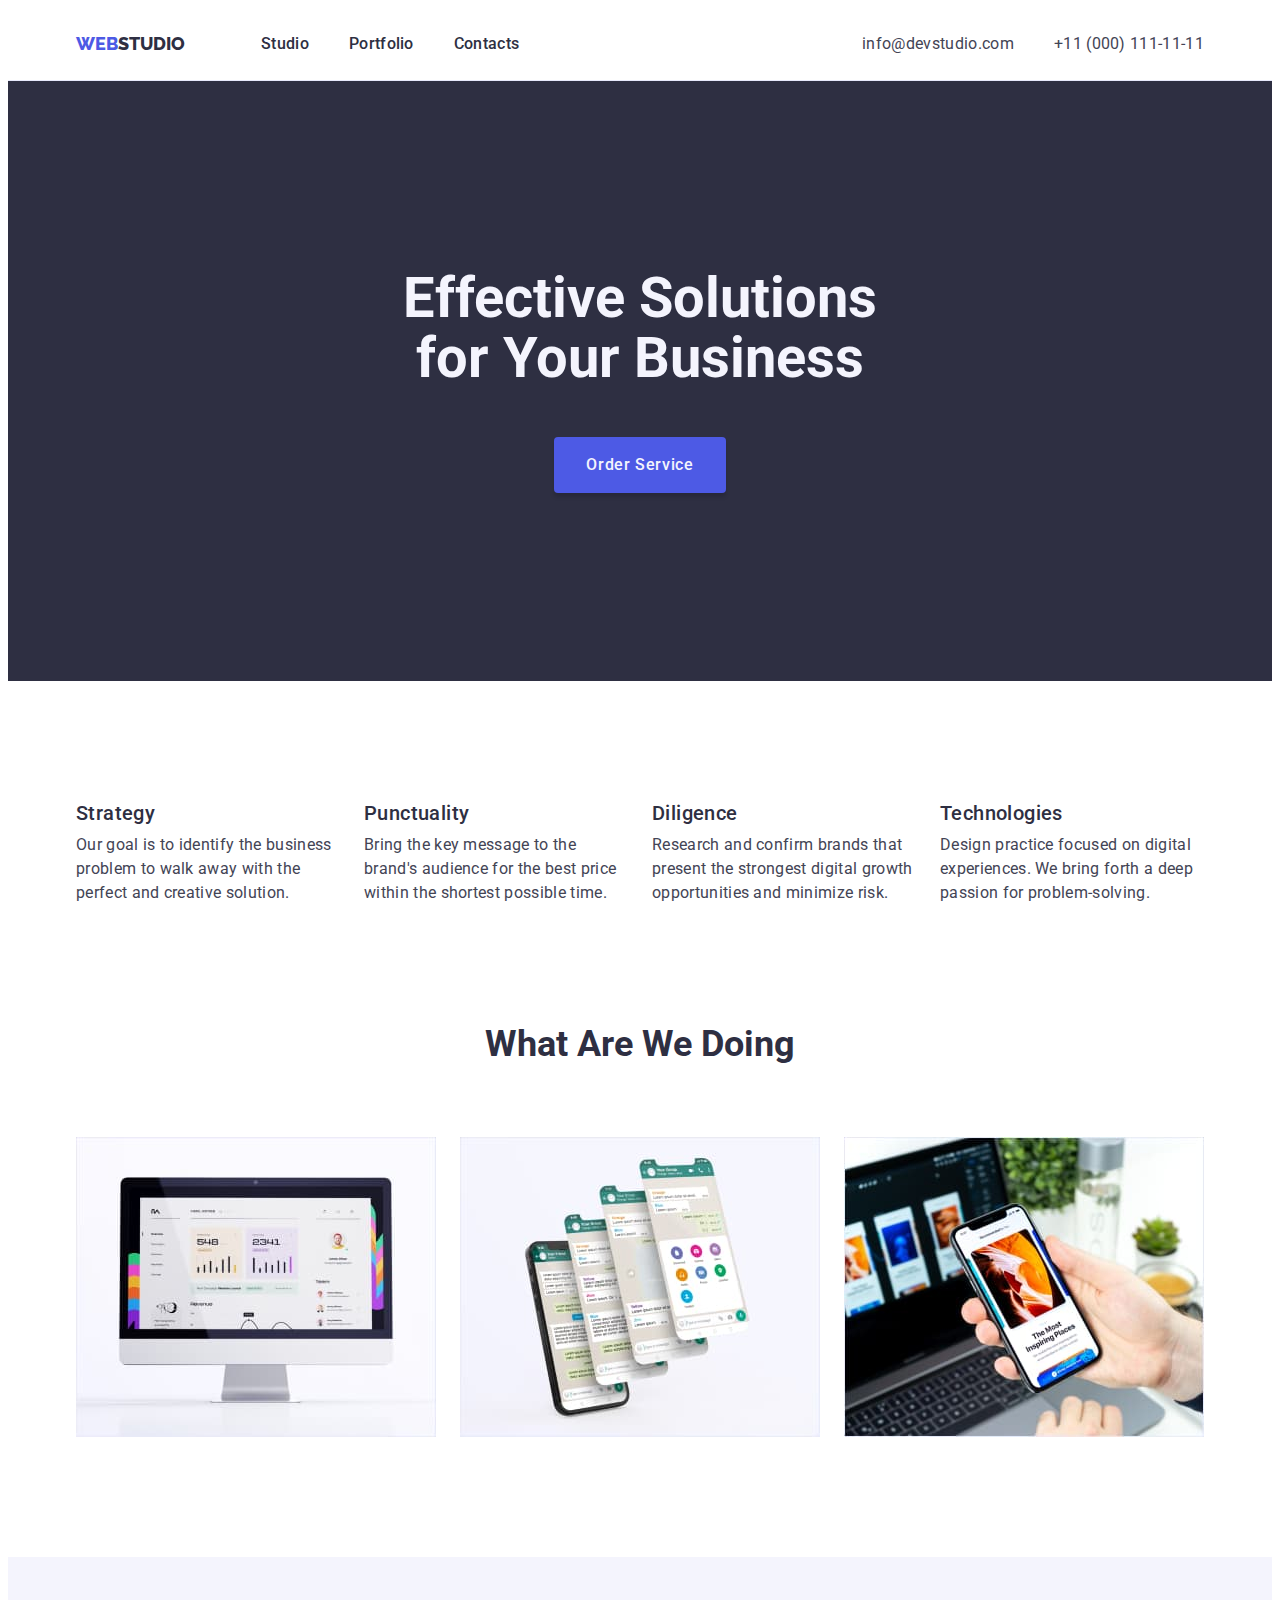
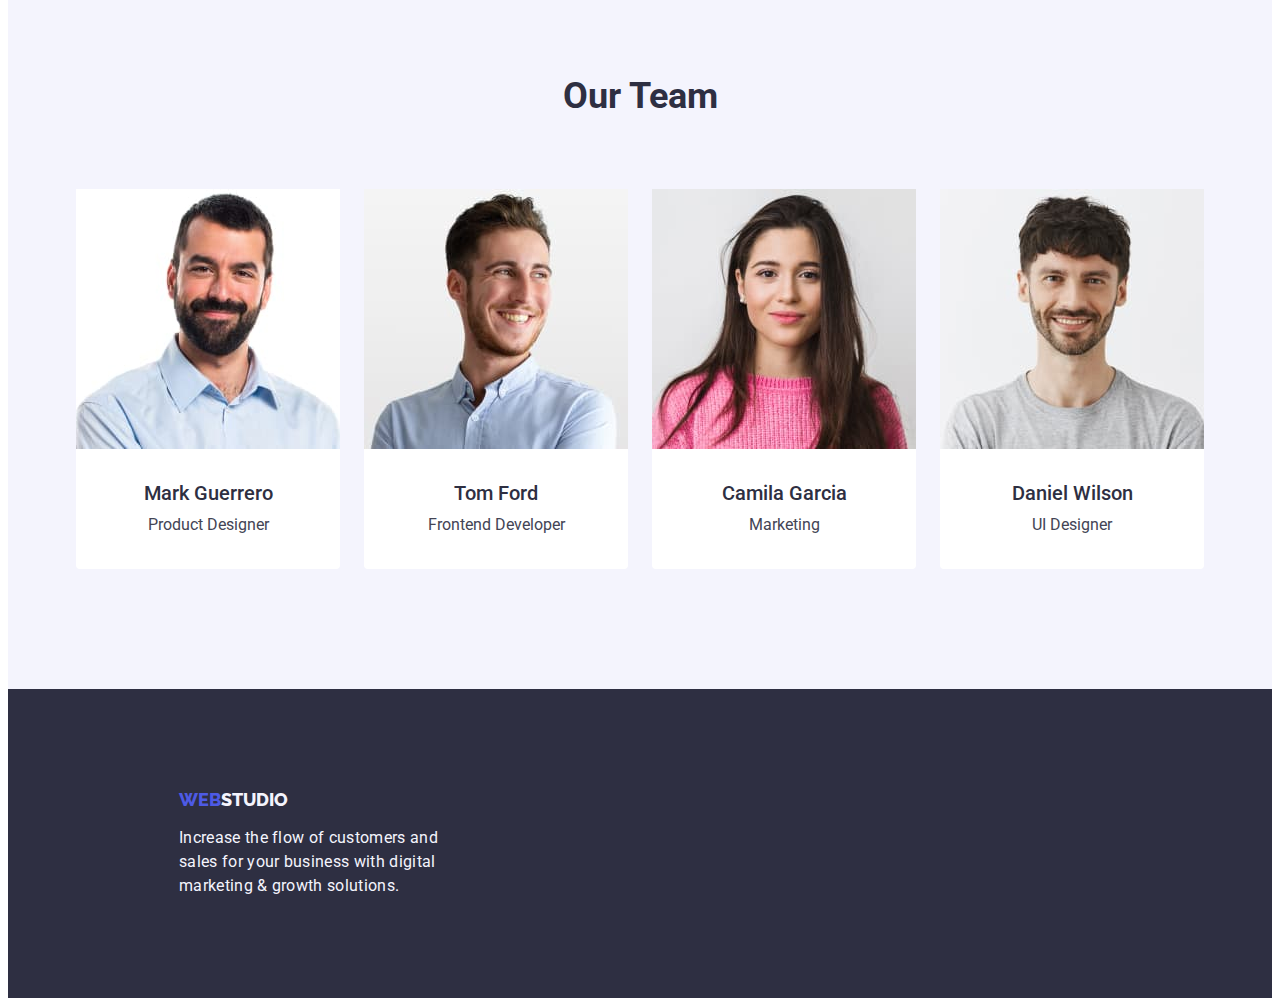
<file: index.html>
<!DOCTYPE html>
<html lang="en">
  <head>
    <meta charset="UTF-8" />
    <meta http-equiv="X-UA-Compatible" content="IE=edge" />
    <meta name="viewport" content="width=device-width, initial-scale=1.0" />
    <link rel="preconnect" href="https://fonts.googleapis.com" />
    <link rel="preconnect" href="https://fonts.gstatic.com" crossorigin />
    <link
      href="https://fonts.googleapis.com/css2?family=Raleway:wght@800&family=Roboto:wght@400;500;700&display=swap"
      rel="stylesheet"
    />
    <link
      rel="stylesheet"
      href="https://cdnjs.cloudflare.com/ajax/libs/modern-normalize/2.0.0/modern-normalize.min.css"
      integrity="sha512-4xo8blKMVCiXpTaLzQSLSw3KFOVPWhm/TRtuPVc4WG6kUgjH6J03IBuG7JZPkcWMxJ5huwaBpOpnwYElP/m6wg=="
      crossorigin="anonymous"
      referrerpolicy="no-referrer"
    />
    <link rel="stylesheet" href="./css/styles.css" />
    <title>goit-markup-hw-01</title>
  </head>

  <body>
    <!--head site-->

    <header class="header">
      <div class="container head">
        <nav class="header-nav">
          <a class="logo link"><span class="accent link">WEB</span>STUDIO</a>
          <ul class="header-list list">
            <li>
              <a href="./index.html" class="nav-link link">Studio</a>
            </li>
            <li>
              <a href="./portfolio.html" class="nav-link link">Portfolio</a>
            </li>
            <li>
              <a href="" class="nav-link link">Contacts</a>
            </li>
          </ul>
        </nav>

        <address class="address-header">
          <ul class="navigation list">
            <li>
              <a href="mailto:info@devstudio.com" class="contact-link link"
                >info@devstudio.com</a
              >
            </li>
            <li>
              <a href="tel:+11(000)111-11-11" class="phone-link link"
                >+11 (000) 111-11-11</a
              >
            </li>
          </ul>
        </address>
      </div>
    </header>

    <!--main contants-->

    <main>
      <section class="main-section">
        <div class="container main-father">
          <h1 class="hero-title">
            Effective Solutions <br />
            for Your Business
          </h1>
          <button type="button" class="button">Order Service</button>
        </div>
      </section>

      <!--benefits-->

      <section class="section-benefits">
        <div class="container benefits-container">
          <h2 class="visually-hidden title">Our benefits</h2>
          <ul class="benefits-list list">
            <li class="element">
              <h3 class="benefits-title">Strategy</h3>
              <p class="benefits-text">
                Our goal is to identify the business problem to walk away with
                the perfect and creative solution.
              </p>
            </li>
            <li class="element">
              <h3 class="benefits-title">Punctuality</h3>
              <p class="benefits-text">
                Bring the key message to the brand's audience for the best price
                within the shortest possible time.
              </p>
            </li>
            <li class="element">
              <h3 class="benefits-title">Diligence</h3>
              <p class="benefits-text">
                Research and confirm brands that present the strongest digital
                growth opportunities and minimize risk.
              </p>
            </li>
            <li class="element">
              <h3 class="benefits-title">Technologies</h3>
              <p class="benefits-text">
                Design practice focused on digital experiences. We bring forth a
                deep passion for problem-solving.
              </p>
            </li>
          </ul>
        </div>
      </section>

      <!--what are we doing-->

      <section class="activity-section">
        <div class="container our-works">
          <h2 class="section-title">What Are We Doing</h2>
          <ul class="technologies list">
            <li class="icon-list">
              <img
                src="./img/img1.jpg"
                alt="websites"
                width="360"
                height="300"
              />
            </li>
            <li class="icon-list">
              <img
                src="./img/img2.jpg"
                alt="phone programs"
                width="360"
                height="300"
              />
            </li>
            <li class="icon-list">
              <img src="./img/img3.jpg" alt="games" width="360" height="300" />
            </li>
          </ul>
        </div>
      </section>

      <!--our teams-->

      <section class="team">
        <div class="container team-container">
          <h2 class="team-title">Our Team</h2>
          <ul class="team-workers list">
            <li class="team-list">
              <img
                src="./img/photo1.jpg"
                alt="Product Designer"
                width="264"
                height="260"
              />
              <div class="teams">
                <h3 class="team-name">Mark Guerrero</h3>
                <p class="team-position">Product Designer</p>
              </div>
            </li>
            <li class="team-list">
              <img
                src="./img/photo2.jpg"
                alt="Frontend Developer"
                width="264"
                height="260"
              />
              <div class="teams">
                <h3 class="team-name">Tom Ford</h3>
                <p class="team-position">Frontend Developer</p>
              </div>
            </li>
            <li class="team-list">
              <img
                src="./img/photo3.jpg"
                alt="Marketing"
                width="264"
                height="260"
              />
              <div class="teams">
                <h3 class="team-name">Camila Garcia</h3>
                <p class="team-position">Marketing</p>
              </div>
            </li>
            <li class="team-list">
              <img
                src="./img/photo4.jpg"
                alt="UI Designer"
                width="264"
                height="260"
              />
              <div class="teams">
                <h3 class="team-name">Daniel Wilson</h3>
                <p class="team-position">UI Designer</p>
              </div>
            </li>
          </ul>
        </div>
      </section>
    </main>

    <!--footer-->

    <footer class="footer">
      <div class="container footer-container">
        <a href="" class="footer-title link"
          ><span class="logo-footer">WEB</span>STUDIO</a
        >
        <p class="footer-text link">
          Increase the flow of customers and <br />
          sales for your business with digital <br />
          marketing & growth solutions.
        </p>
      </div>
    </footer>
  </body>
</html>
</file>
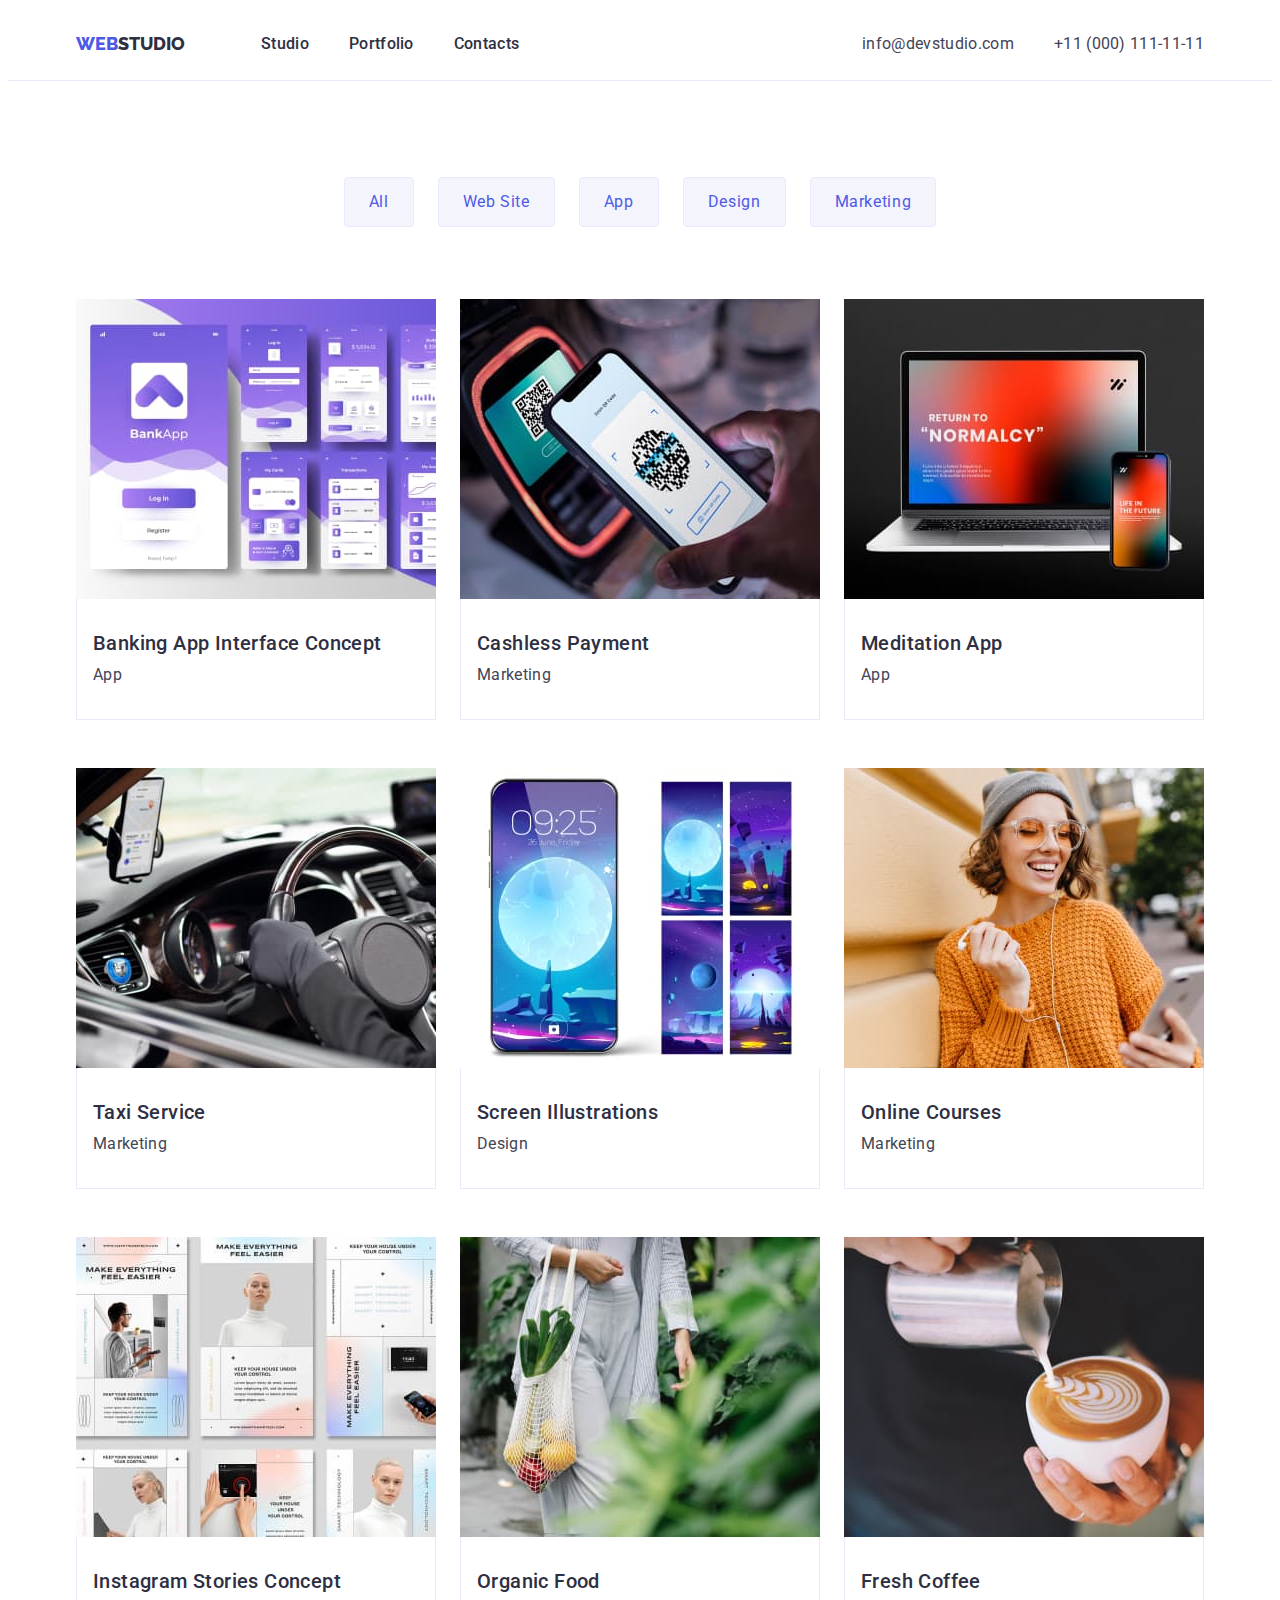
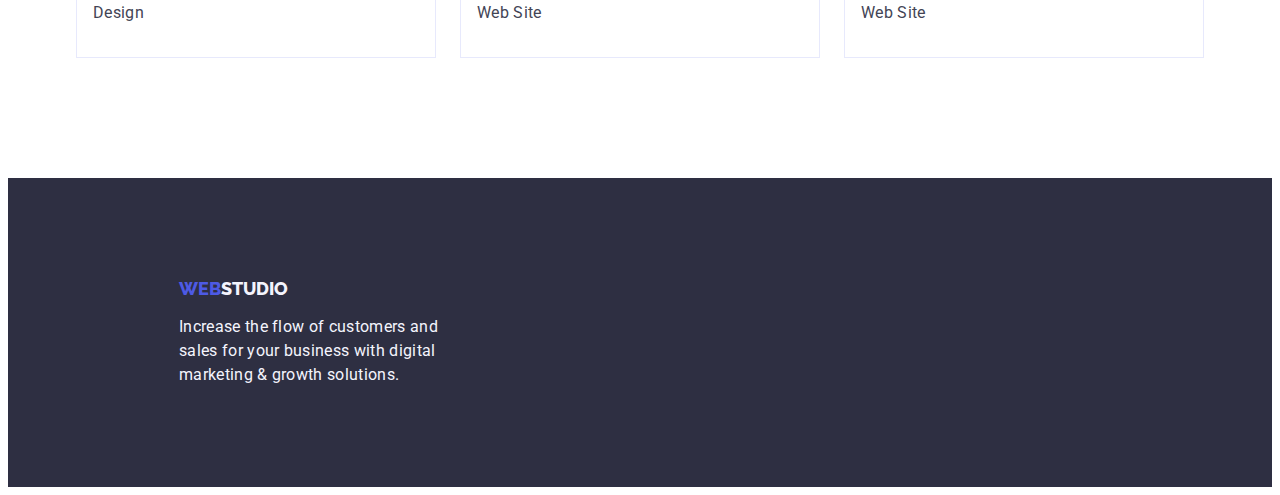
<file: portfolio.html>
<!DOCTYPE html>
<html lang="en">
  <head>
    <meta charset="UTF-8" />
    <meta http-equiv="X-UA-Compatible" content="IE=edge" />
    <meta name="viewport" content="width=device-width, initial-scale=1.0" />
    <link rel="preconnect" href="https://fonts.googleapis.com" />
    <link rel="preconnect" href="https://fonts.gstatic.com" crossorigin />
    <link
      href="https://fonts.googleapis.com/css2?family=Raleway:wght@800&family=Roboto:wght@400;500;700&display=swap"
      rel="stylesheet"
    />
    <link
      rel="stylesheet"
      href="https://cdnjs.cloudflare.com/ajax/libs/modern-normalize/2.0.0/modern-normalize.min.css"
      integrity="sha512-4xo8blKMVCiXpTaLzQSLSw3KFOVPWhm/TRtuPVc4WG6kUgjH6J03IBuG7JZPkcWMxJ5huwaBpOpnwYElP/m6wg=="
      crossorigin="anonymous"
      referrerpolicy="no-referrer"
    />
    <link rel="stylesheet" href="./css/styles.css" />
    <title>goit-markup-hw-01</title>
  </head>
  <body>
    <!--head site-->

    <header class="header">
      <div class="container head">
        <nav class="header-nav">
          <a class="logo link"><span class="accent link">WEB</span>STUDIO</a>
          <ul class="header-list list">
            <li>
              <a href="./index.html" class="nav-link link">Studio</a>
            </li>
            <li>
              <a href="./portfolio.html" class="nav-link link">Portfolio</a>
            </li>
            <li>
              <a href="" class="nav-link link">Contacts</a>
            </li>
          </ul>
        </nav>

        <address class="address-header">
          <ul class="navigation list">
            <li>
              <a href="mailto:info@devstudio.com" class="contact-link link"
                >info@devstudio.com</a
              >
            </li>
            <li>
              <a href="tel:+11(000)111-11-11" class="phone-link link"
                >+11 (000) 111-11-11</a
              >
            </li>
          </ul>
        </address>
      </div>
    </header>
    <!--main contants-->

    <main>
      <section class="sections-projects">
        <div class="container projects-container">
          <h1 class="visually-hidden">Our projects</h1>
          <ul class="button-list">
            <li>
              <button type="button" class="button-portfolio active">All</button>
            </li>
            <li>
              <button type="button" class="button-portfolio active">
                Web Site
              </button>
            </li>
            <li>
              <button type="button" class="button-portfolio active">App</button>
            </li>
            <li>
              <button type="button" class="button-portfolio active">
                Design
              </button>
            </li>
            <li>
              <button type="button" class="button-portfolio active">
                Marketing
              </button>
            </li>
          </ul>

          <ul class="img-list">
            <li class="icon-list">
              <a href="" class="link">
                <img
                  src="./img/icon1.jpg"
                  alt="Banking App Interface Concept"
                  width="360"
                  height="300"
                />
                <div class="portfolio-link">
                  <h2 class="benefits-title">Banking App Interface Concept</h2>
                  <p class="benefits-text">App</p>
                </div>
              </a>
            </li>

            <li class="icon-list">
              <a href="" class="link"
                ><img
                  src="./img/icon2.jpg"
                  alt="Cashless Payment"
                  width="360"
                  height="300"
                />
                <div class="portfolio-link">
                  <h2 class="benefits-title">Cashless Payment</h2>
                  <p class="benefits-text">Marketing</p>
                </div>
              </a>
            </li>

            <li class="icon-list">
              <a href="" class="link"
                ><img
                  src="./img/icon3.jpg"
                  alt="Meditation App"
                  width="360"
                  height="300"
                />
                <div class="portfolio-link">
                  <h2 class="benefits-title">Meditation App</h2>
                  <p class="benefits-text">App</p>
                </div>
              </a>
            </li>

            <li class="icon-list">
              <a href="" class="link"
                ><img
                  src="./img/icon4.jpg"
                  alt="Taxi Service"
                  width="360"
                  height="300"
                />
                <div class="portfolio-link">
                  <h2 class="benefits-title">Taxi Service</h2>
                  <p class="benefits-text">Marketing</p>
                </div>
              </a>
            </li>

            <li class="icon-list">
              <a href="" class="link"
                ><img
                  src="./img/icon5.jpg"
                  alt="Screen Illustrations"
                  width="360"
                  height="300"
                />
                <div class="portfolio-link">
                  <h2 class="benefits-title">Screen Illustrations</h2>
                  <p class="benefits-text">Design</p>
                </div>
              </a>
            </li>

            <li class="icon-list">
              <a href="" class="link"
                ><img
                  src="./img/icon6.jpg"
                  alt="Online Courses"
                  width="360"
                  height="300"
                />
                <div class="portfolio-link">
                  <h2 class="benefits-title">Online Courses</h2>
                  <p class="benefits-text">Marketing</p>
                </div>
              </a>
            </li>

            <li class="icon-list">
              <a href="" class="link"
                ><img
                  src="./img/icon7.jpg"
                  alt="Instagram Stories Concept"
                  width="360"
                  height="300"
                />
                <div class="portfolio-link">
                  <h2 class="benefits-title">Instagram Stories Concept</h2>
                  <p class="benefits-text">Design</p>
                </div>
              </a>
            </li>

            <li class="icon-list">
              <a href="" class="link"
                ><img
                  src="./img/icon8.jpg"
                  alt="Organic Food"
                  width="360"
                  height="300"
                />
                <div class="portfolio-link">
                  <h2 class="benefits-title">Organic Food</h2>
                  <p class="benefits-text">Web Site</p>
                </div>
              </a>
            </li>

            <li class="icon-list">
              <a href="" class="link"
                ><img
                  src="./img/icon9.jpg"
                  alt="Fresh Coffee"
                  width="360"
                  height="300"
                />
                <div class="portfolio-link">
                  <h2 class="benefits-title">Fresh Coffee</h2>
                  <p class="benefits-text">Web Site</p>
                </div>
              </a>
            </li>
          </ul>
        </div>
      </section>
    </main>

    <!--footer-->

    <footer class="footer">
      <div class="container footer-container">
        <a href="" class="footer-title link"
          ><span class="logo-footer">WEB</span>STUDIO</a
        >
        <p class="footer-text link">
          Increase the flow of customers and <br />
          sales for your business with digital <br />
          marketing & growth solutions.
        </p>
      </div>
    </footer>
  </body>
</html>
</file>
<file: css/styles.css>
/* GENERAL SETTINGS */

:root {
  --accent-color: #f4f4fd;
  --primary-text-color: #2e2f42;
  --secondary-text-color: #434455;
  --thirdly-text-color: #4d5ae5;
}

*,
*::before,
*::after {
  box-sizing: border-box;
}

p,
h1,
h2,
h3,
h4,
h5,
h6 {
  margin: 0;
}

ul,
ol {
  margin: 0;
  padding: 0;
}

ul {
  list-style: none;
}

button {
  cursor: pointer;
}

img {
  display: block;
}

.visually-hidden {
  position: absolute;
  width: 1px;
  height: 1px;
  margin: -1px;
  border: 0;
  padding: 0;
  white-space: nowrap;
  clip-path: inset(100%);
  clip: rect(0 0 0 0);
  overflow: hidden;
}

.container {
  width: 1158px;
  padding-left: 15px;
  padding-right: 15px;
  margin: 0 auto;
}

/* BODY */

body {
  color: var(--primary-text-color);
  font-family: "Roboto", sans-serif;
}

.link {
  text-decoration: none;
}

.list {
  list-style: none;
}

/* HEADER */

.header {
  display: flex;
  align-items: center;

  border-bottom: 1px solid #e7e9fc;
}

.head {
  display: flex;
  align-items: center;
}

.header-nav {
  align-items: center;
  display: flex;
}

.logo {
  font-family: "Raleway";
  font-style: normal;
  font-weight: 800;
  font-size: 18px;
  line-height: 1.16;
  color: var(--primary-text-color);
  margin-right: 76px;
  padding: 24px 0;
}

.accent {
  color: var(--thirdly-text-color);
}

.header-list {
  display: flex;
  align-items: center;
  gap: 40px;
}

.nav-link {
  font-weight: 500;
  font-size: 16px;
  line-height: 1.5;
  letter-spacing: 0.02em;
  color: var(--primary-text-color);
  display: block;
  padding: 24px 0;
}

.nav-link:hover {
  color: var(--thirdly-text-color);
}

.nav-link:focus {
  color: var(--thirdly-text-color);
}

.navigation {
  display: flex;
  align-items: center;
  gap: 40px;
  margin-left: auto;
}

.address-header {
  font-style: normal;
  margin-left: auto;
}

.contact-link {
  font-size: 16px;
  line-height: 1.5;
  letter-spacing: 0.02em;
  display: block;
  color: var(--secondary-text-color);
  display: block;
  padding: 24px 0;
}

.contact-link:hover {
  color: var(--thirdly-text-color);
}

.contact-link:focus {
  color: var(--thirdly-text-color);
}

.phone-link {
  font-size: 16px;
  line-height: 1.5;
  letter-spacing: 0.02em;
  display: block;
  color: var(--secondary-text-color);
  padding: 24px 0;
}

.phone-link:hover {
  color: var(--thirdly-text-color);
}

.phone-link:focus {
  color: var(--thirdly-text-color);
}

/* MAIN-HERO */

/* section - 1 */

.main-section {
  background-color: var(--primary-text-color);

  padding-top: 188px;
  padding-bottom: 188px;
}

.hero-title {
  font-weight: 700;
  font-size: 56px;
  line-height: 1.07;
  text-align: center;
  color: var(--accent-color);
  margin-bottom: 48px;
  max-width: 496px;
  margin-left: auto;
  margin-right: auto;
  gap: 10px;
}

.button {
  font-family: inherit;
  font-weight: 500;
  font-size: 16px;
  line-height: 1.5;
  letter-spacing: 0.04em;

  color: var(--accent-color);
  background-color: var(--thirdly-text-color);

  box-shadow: 0px 4px 4px rgba(0, 0, 0, 0.15);
  border-radius: 4px;
  padding-top: 16px;
  padding-right: 32px;
  padding-bottom: 16px;
  padding-left: 32px;
  display: block;
  border: none;
  margin: 0 auto;
  min-width: 169px;
}

/* section - 2 */

.section-benefits {
  padding-top: 120px;
  padding-bottom: 120px;
}

.benefits-list {
  display: flex;
  align-items: center;
  gap: 24px;
}

.element {
  width: calc((100% - 72px) / 4);
}

.benefits-title {
  font-weight: 500;
  font-size: 20px;
  line-height: 1.2;
  letter-spacing: 0.02em;
  color: var(--primary-text-color);
  margin-bottom: 8px;
}

.benefits-text {
  font-size: 16px;
  line-height: 1.5;
  letter-spacing: 0.02em;

  color: var(--secondary-text-color);
}

/* section - 3 */

.activity-section {
  align-items: center;
  padding-bottom: 120px;
}

.section-title {
  font-weight: 700;
  font-size: 36px;
  line-height: 1.11;

  color: var(--primary-text-color);

  margin-bottom: 72px;

  text-align: center;
}

.technologies {
  display: flex;
  gap: 24px;
}

.icon-list {
  margin-left: 24px;
}

/* section - 4 */

.team {
  font-style: normal;
  font-size: 16px;
  line-height: 1, 5;
  color: var(--secondary-text-color);
  background-color: var(--accent-color);
  padding-top: 120px;
  padding-bottom: 120px;
}

.team-title {
  font-weight: 700;
  font-size: 36px;
  line-height: 1.11;

  color: var(--primary-text-color);

  text-align: center;
  margin-bottom: 72px;
}

.team-workers {
  display: flex;
  justify-content: center;
  gap: 24px;
  text-align: center;
}

.teams {
  padding: 32px 16px;
}

.team-list {
  border-radius: 0px 0px 4px 4px;
  flex-basis: calc((100% - 72px) / 4);
  background-color: #ffffff;
}

.team-name {
  font-weight: 500;
  font-size: 20px;
  line-height: 1.2;
  color: var(--primary-text-color);
  margin-bottom: 8px;
  text-align: center;
}

.team-position {
  font-size: 16px;
  line-height: 1.5;

  color: var(--secondary-text-color);
}

.container-team {
  padding-top: 32px;
  padding-right: 16px;
  padding-bottom: 32px;
  padding-right: 16px;
}

/* MAIN PORTFOLIO */

/* section - 1 portfolio */

.sections-projects {
  padding: 96px 0 120px 0;
}

.button-list {
  display: flex;
  justify-content: center;
  gap: 24px;
  margin-bottom: 72px;
}

.button-portfolio {
  font-family: "Roboto";
  font-size: 16px;
  line-height: 1.5;
  letter-spacing: 0.04em;
  padding-top: 12px;
  padding-right: 24px;
  padding-bottom: 12px;
  padding-left: 24px;
  border-radius: 4px;
  border: 1px solid #e7e9fc;
  background-color: #f4f4fd;
  color: var(--thirdly-text-color);
}

.button-portfolio:hover {
  background-color: var(--thirdly-text-color);
  color: var(--accent-color);
  border: 1px solid transparent;
  border-radius: 4px;
}

.button-portfolio:focus {
  background-color: var(--thirdly-text-color);
  color: var(--accent-color);
  border: 1px solid transparent;
}

/* section - 2 portfolio */

.img-list {
  display: flex;
  flex-wrap: wrap;
  column-gap: 24px;
  row-gap: 48px;
}

.icon-list {
  width: calc((100% - 48px) / 3);
  margin: 0px;
}

.portfolio-link {
  padding: 32px 16px;
  border: 1px solid #e7e9fc;
  border-top: none;
}

/* FOOTER */

.footer {
  padding-top: 100px;
  padding-bottom: 100px;
  background-color: var(--primary-text-color);
}

.footer-container {
  margin-left: 156px;
}
.footer-title {
  font-family: "Raleway";
  font-style: normal;
  font-weight: 800;
  font-size: 18px;
  line-height: 1.17;

  color: var(--accent-color);

  display: inline-block;
  margin-bottom: 16px;
}

.logo-footer {
  color: var(--thirdly-text-color);
}

.footer-text {
  font-size: 16px;
  line-height: 1.5;
  letter-spacing: 0.02em;

  color: var(--accent-color);
}
</file>
